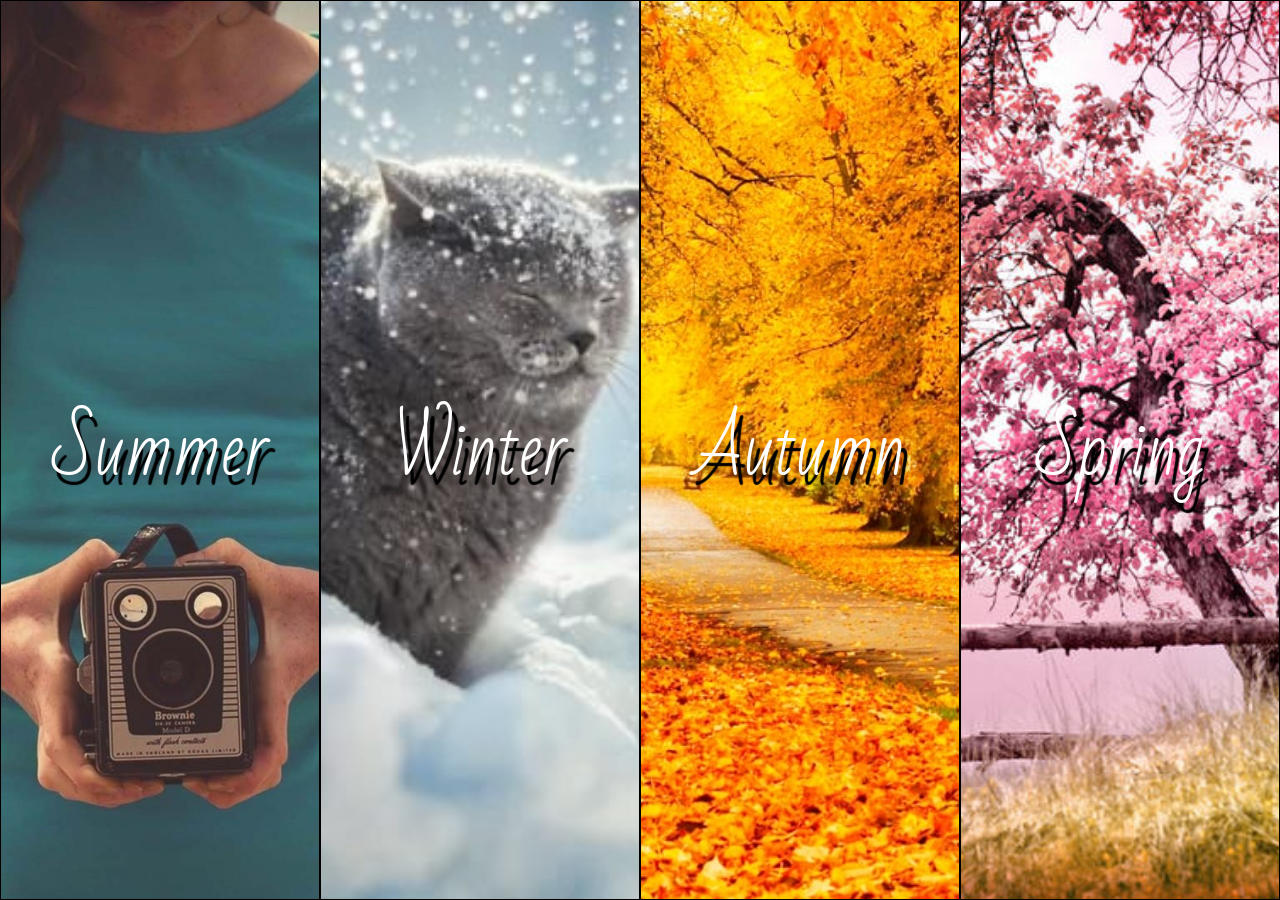
<file: index.html>
<!DOCTYPE html>
<html lang="en">
<head>
    <meta charset="UTF-8">
    <meta name="viewport" content="width=device-width, initial-scale=1.0">
    <title>All Seasons of Year site</title>
    <link rel="stylesheet" href="css/defaultStyle.css">
    <link rel="stylesheet" href="css/style.css">
    <link rel="shortcut icon" href="favicon.ico">
    <link href="https://fonts.googleapis.com/css2?family=Bad+Script&display=swap" rel="stylesheet">
</head>
<body>
    <div class="slider">
        <div class="item item-1"><span>
            <p class="summer" href="">Summer</p>
        </span></div>
        <div class="item item-2"><span>
            <p class="winter" href="">Winter</p>
        </span></div>
        <div class="item item-3"><span>
            <p class="autumn" href="">Autumn</p>
        </span></div>
        <div class="item item-4"><span>
            <p class="spring" href="">Spring</p>
        </span></div>
    </div>
</body>
</html>
</file>
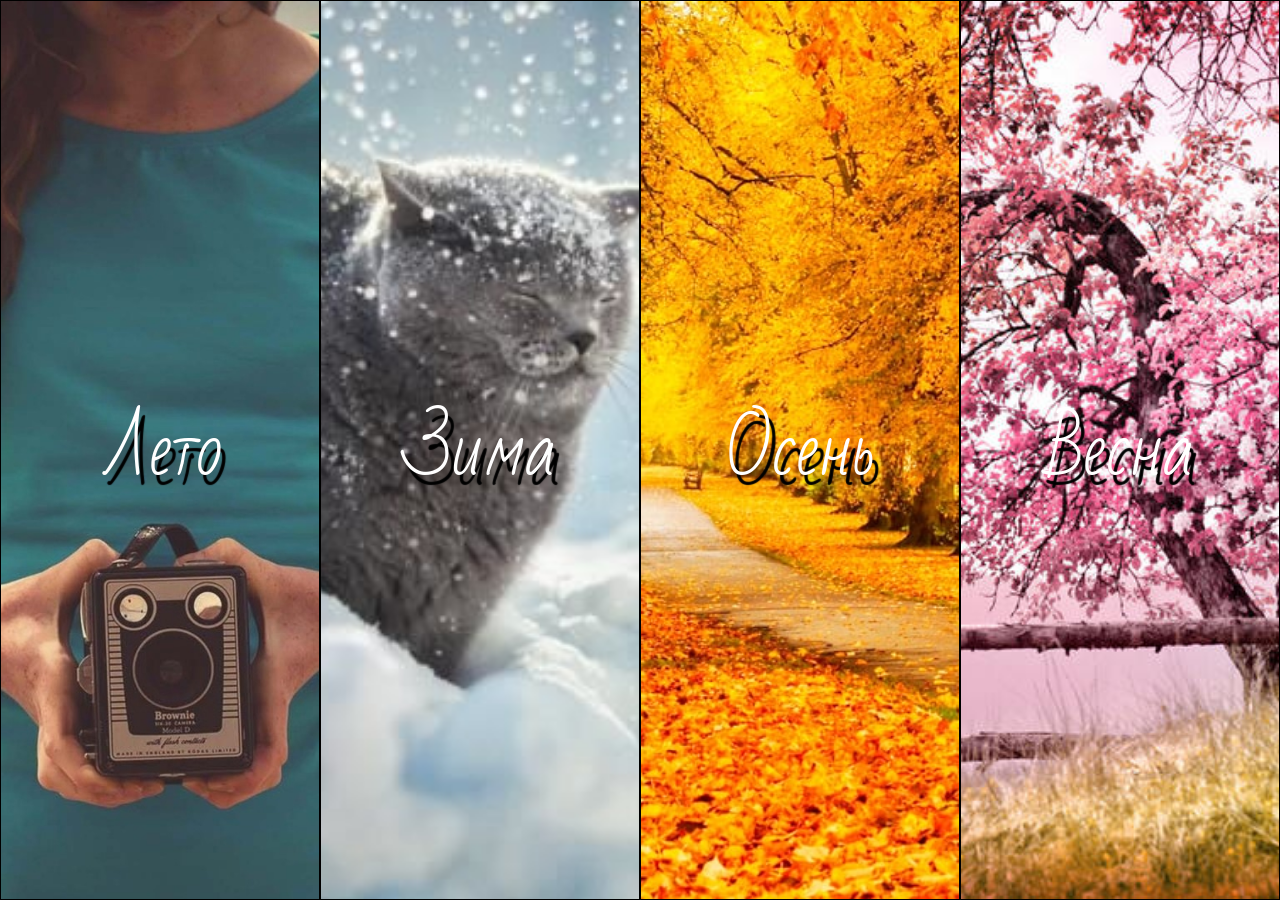
<file: All Seasons Year site/index.html>
<!DOCTYPE html>
<html lang="en">
<head>
    <meta charset="UTF-8">
    <meta name="viewport" content="width=device-width, initial-scale=1.0">
    <title>All Seasons Year site</title>
    <link rel="stylesheet" href="css/defaultStyle.css">
    <link rel="stylesheet" href="css/style.css">
    <link rel="shortcut icon" href="favicon.ico">
    <link href="https://fonts.googleapis.com/css2?family=Bad+Script&display=swap" rel="stylesheet">
</head>
<body>
    <div class="slider">
        <div class="item item-1"><span>
            <a class="link-summer" href="https://vladimirsaenko.github.io/Portfolio-2/sites/site-2/Summer%20its%20cool/index.html">Лето</a></span></div>
        <div class="item item-2"><span>
            <a class="link-winter" href="https://vladimirsaenko.github.io/Portfolio-2/sites/site-20/Winter%20Its%20Cool/index.html">Зима</a>
        </span></div>
        <div class="item item-3"><span>
            <a class="link-autumn" href="https://vladimirsaenko.github.io/Portfolio-2/sites/site-22/Autumn%20Its%20Cool/index.html">Осень</a>
        </span></div>
        <div class="item item-4"><span>
            <a class="link-spring" href="https://vladimirsaenko.github.io/Portfolio-2/sites/site-21/Spring%20Its%20Cool/index.html">Весна</a>
        </span></div>
    </div>
</body>
</html>
</file>
<file: css/defaultStyle.css>
/* * {
  box-sizing: border-box;
  margin: 0;
  padding: 0; 
} */

/* * {
  box-sizing: border-box;
  user-select: none;
  margin: 0;
  padding: 0;
  outline: none;
} */

body {
  margin: 0;
  font-family: 'Bad Script', sans-serif;
}

@media (max-width: 640px) {
  .slider {
    height: 100vh;
    flex-direction: column;
  }

  .item {
    width: 100%;
    user-select: none;
    cursor: none;
  }
  
  .item:hover {
    flex-grow: 30%;
  }
}
</file>
<file: css/style.css>
* {
    user-select: none;
    outline: none;
    box-sizing: border-box;
    margin: 0;
    padding: 0;
    cursor: default;
}

.slider {
    display: flex;
    justify-content: center;
}

.item {
    border: 1px solid black;
    height: 100vh;
    display: flex;
    flex-basis: 25%;
    justify-content: center;
    align-items: center;
    background-color: #aeaeae;
    transition: all 2s;
}

.item:hover {
    flex-basis: 70%;
}

span {
    color: white;
    font-size: 70px;
    text-shadow: 5.5px 10px 1px black;
}

p {
    text-decoration: none;
    color: inherit;
    font-family: inherit;
}

.item:hover span {
    font-size: 100px;
    transition: 0.5s;
}

.item-1 {
    background: url(../img/Summer.jpg) center;
    background-size: cover;
}

.item-2 {
    background: url(../img/Winter.jpg) center;
    background-size: cover;
}

.item-3 {
    background: url(../img/Autumn.jpg) center;
    background-size: cover;
}

.item-4 {
    background: url(../img/Spring.jpg) center;
    background-size: cover;
}

.summer {
    transition: 0.5s;
    color: inherit;
}

.summer:hover {
    transition: 0.5s;
    color: greenyellow;
}

.winter {
    transition: 0.5s;
    color: inherit;
}

.winter:hover {
    color: rgb(22, 22, 235);
    transition: 0.5s;
}

.autumn {
    transition: 0.5s;
    color: inherit;
}

.autumn:hover {
    color: orange;
    transition: 0.5s;
}

.spring {
    transition: 0.5s;
    color: inherit;
}

.spring:hover {
    color: pink;
    transition: 0.5s;
}
</file>
<file: All Seasons Year site/css/defaultStyle.css>
* {
  box-sizing: border-box;
  margin: 0;
  padding: 0; 
}

body {
  margin: 0;
  font-family: 'Bad Script', sans-serif;
}

@media (max-width: 640px) {
  .slider {
    height: 100vh;
    flex-direction: column;
  }
  .item {
    width: 100%;
    user-select: none;
    cursor: none;
  }
  .item:hover {
    flex-grow: 30%;
  }
}
</file>
<file: All Seasons Year site/css/style.css>
* {
    user-select: none;
    outline: none;
}

.slider {
    display: flex;
    justify-content: center;
}

.item {
    user-select: none;
    border: 1px solid black;
    /* cursor: default; */
    cursor: pointer;
    height: 100vh;
    display: flex;
    flex-basis: 25%;
    justify-content: center;
    align-items: center;
    background-color: #aeaeae;
    transition: all 2s;
}

.item:hover {
    flex-basis: 70%;
}

span {
    color: white;
    font-size: 70px;
    text-shadow: 5.5px 10px 1px black;
    user-select: text;
}

a {
    text-decoration: none;
    color: inherit;
    font-family: inherit;
}

.item:hover span {
    font-size: 100px;
    transition: 0.5s;
}

.item-1 {
    background: url(../img/Summer.jpg) center;
    background-size: cover;
}
.item-2 {
    background: url(../img/Winter.jpg) center;
    background-size: cover;
}

.item-3 {
    background: url(../img/Autumn.jpg) center;
    background-size: cover;
}

.item-4 {
    background: url(../img/Spring.jpg) center;
    background-size: cover;
}

.link-summer {
    transition: 0.5s;
    color: inherit;
}

.link-summer:hover {
    transition: 0.5s;
    color: greenyellow;
}

.link-winter {
    transition: 0.5s;
    color: inherit;
}

.link-winter:hover {
    color: rgb(22, 22, 235);
    transition: 0.5s;
}

.link-autumn {
    transition: 0.5s;
    color: inherit;
}

.link-autumn:hover {
    color: orange;
    transition: 0.5s;
}

.link-spring {
    transition: 0.5s;
    color: inherit;
}

.link-spring:hover {
    color: pink;
    transition: 0.5s;
}
</file>
